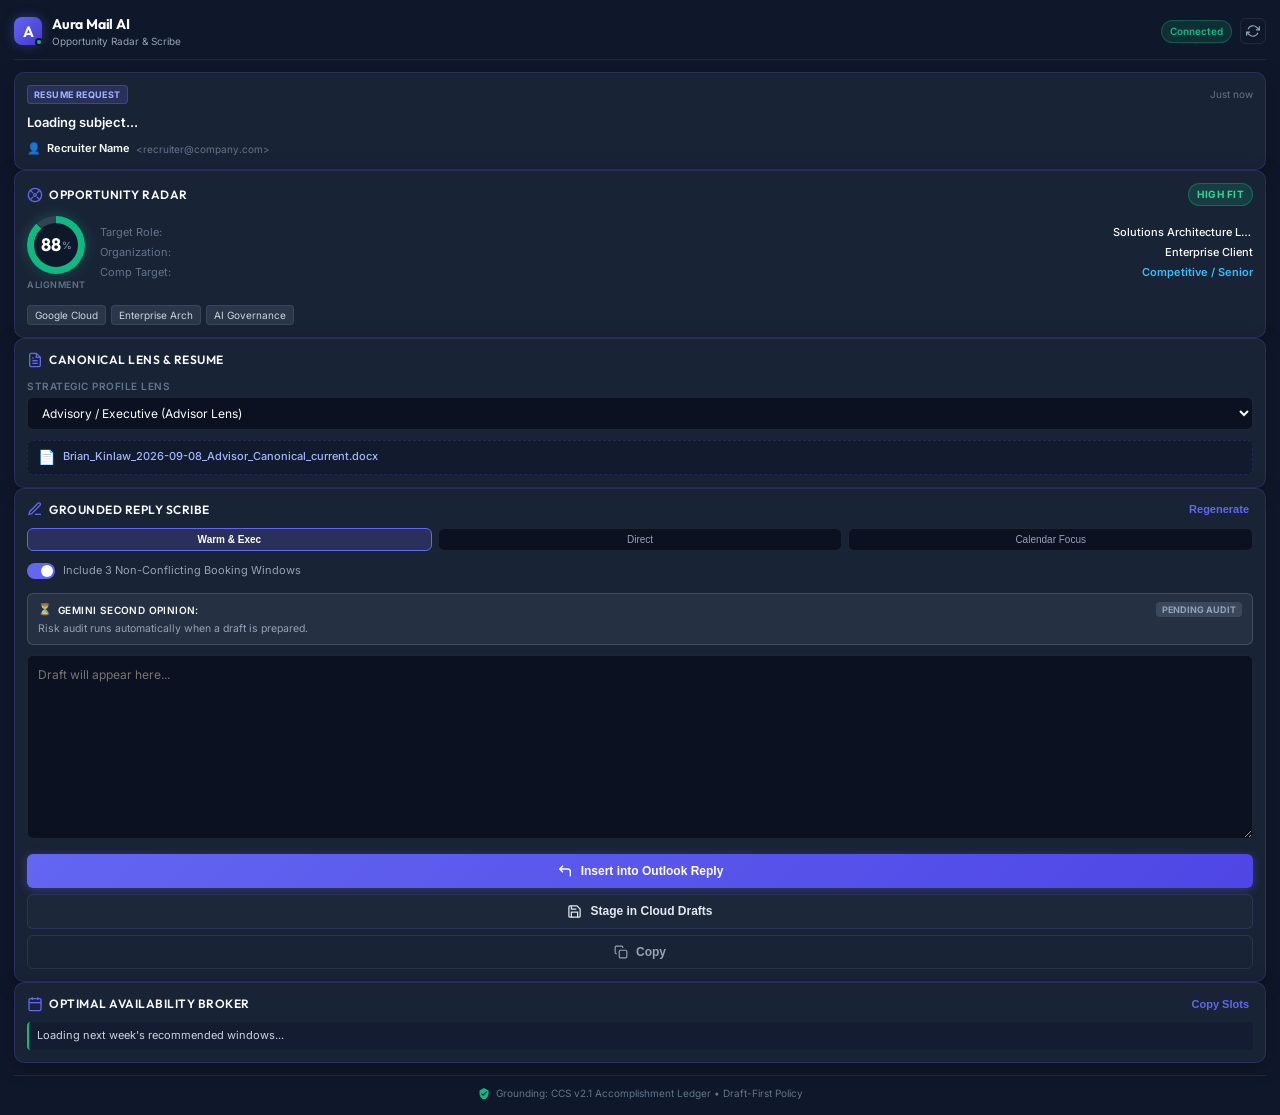
<file: frontend/add-in/taskpane.html>
<!DOCTYPE html>
<html lang="en">
<head>
    <meta charset="UTF-8">
    <meta name="viewport" content="width=device-width, initial-scale=1.0">
    <title>Aura Mail AI — Opportunity Radar & Scribe</title>
    <!-- Office.js library -->
    <script src="https://appsforoffice.microsoft.com/lib/1/hosted/office.js"></script>
    <!-- Google Fonts -->
    <link rel="preconnect" href="https://fonts.googleapis.com">
    <link rel="preconnect" href="https://fonts.gstatic.com" crossorigin>
    <link href="https://fonts.googleapis.com/css2?family=Inter:wght@300;400;500;600;700&family=Outfit:wght@500;600;700&display=swap" rel="stylesheet">
    <link rel="stylesheet" href="taskpane.css">
</head>
<body class="aura-taskpane">
    <div class="taskpane-container">
        <!-- Header -->
        <header class="aura-header">
            <div class="brand-group">
                <div class="brand-logo-wrapper">
                    <div class="brand-logo">A</div>
                    <div class="pulse-indicator"></div>
                </div>
                <div class="brand-text">
                    <h1>Aura Mail AI</h1>
                    <span class="brand-sub">Opportunity Radar &amp; Scribe</span>
                </div>
            </div>
            <div class="header-actions">
                <span class="status-pill live" id="connectionStatus">Connected</span>
                <button id="btnRescan" class="btn-icon" title="Rescan Email">
                    <svg width="14" height="14" viewBox="0 0 24 24" fill="none" stroke="currentColor" stroke-width="2">
                        <path d="M23 4v6h-6M1 20v-6h6"/>
                        <path d="M3.51 9a9 9 0 0 1 14.85-3.36L23 10M1 14l4.64 4.36A9 9 0 0 0 20.49 15"/>
                    </svg>
                </button>
            </div>
        </header>

        <!-- Loading State -->
        <div id="loadingView" class="loading-state hidden">
            <div class="spinner"></div>
            <p id="loadingMessage">Analyzing opportunity radar signals...</p>
        </div>

        <!-- Main Content -->
        <main id="mainView" class="taskpane-content">
            <!-- Active Email Context Card -->
            <section class="card context-card" id="contextSection">
                <div class="context-meta">
                    <span class="badge" id="categoryBadge">RESUME REQUEST</span>
                    <span class="timestamp" id="emailTime">Just now</span>
                </div>
                <h2 class="email-subject" id="emailSubject">Loading subject...</h2>
                <div class="sender-info">
                    <span class="sender-icon">👤</span>
                    <span class="sender-name" id="senderName">Recruiter Name</span>
                    <span class="sender-email" id="senderEmail">&lt;recruiter@company.com&gt;</span>
                </div>
            </section>

            <!-- Opportunity Radar Score Card -->
            <section class="card radar-card" id="radarSection">
                <div class="card-header">
                    <div class="section-title">
                        <svg width="16" height="16" viewBox="0 0 24 24" fill="none" stroke="currentColor" stroke-width="2">
                            <circle cx="12" cy="12" r="10"/>
                            <path d="m4.93 4.93 4.24 4.24M14.83 9.17l4.24-4.24M14.83 14.83l4.24 4.24M9.17 14.83l-4.24 4.24"/>
                            <circle cx="12" cy="12" r="2"/>
                        </svg>
                        <span>Opportunity Radar</span>
                    </div>
                    <span class="fit-tier-badge high" id="fitTierBadge">HIGH FIT</span>
                </div>

                <div class="radar-metrics">
                    <div class="score-circle-container">
                        <div class="score-circle" id="scoreCircle">
                            <span class="score-val" id="fitScoreVal">88</span>
                            <span class="score-pct">%</span>
                        </div>
                        <span class="score-label">Alignment</span>
                    </div>
                    <div class="radar-details">
                        <div class="detail-row">
                            <span class="label">Target Role:</span>
                            <strong class="value" id="detectedRole">Solutions Architecture Lead</strong>
                        </div>
                        <div class="detail-row">
                            <span class="label">Organization:</span>
                            <strong class="value" id="detectedCompany">Enterprise Client</strong>
                        </div>
                        <div class="detail-row" id="salaryRow">
                            <span class="label">Comp Target:</span>
                            <strong class="value highlight" id="detectedSalary">Competitive / Senior</strong>
                        </div>
                    </div>
                </div>

                <!-- Matched Alignment Signals -->
                <div class="signal-tags" id="signalTagsContainer">
                    <span class="tag">Google Cloud</span>
                    <span class="tag">Enterprise Arch</span>
                    <span class="tag">AI Governance</span>
                </div>
            </section>

            <!-- Canonical Resume Lens Selection -->
            <section class="card lens-card">
                <div class="card-header">
                    <div class="section-title">
                        <svg width="16" height="16" viewBox="0 0 24 24" fill="none" stroke="currentColor" stroke-width="2">
                            <path d="M14 2H6a2 2 0 0 0-2 2v16a2 2 0 0 0 2 2h12a2 2 0 0 0 2-2V8z"/>
                            <polyline points="14 2 14 8 20 8"/>
                            <line x1="16" y1="13" x2="8" y2="13"/>
                            <line x1="16" y1="17" x2="8" y2="17"/>
                            <polyline points="10 9 9 9 8 9"/>
                        </svg>
                        <span>Canonical Lens &amp; Resume</span>
                    </div>
                </div>
                <div class="lens-selector-group">
                    <label for="lensSelect" class="input-label">Strategic Profile Lens</label>
                    <select id="lensSelect" class="form-select">
                        <option value="Advisor" selected>Advisory / Executive (Advisor Lens)</option>
                        <option value="SME">Technical SME &amp; Cloud Architecture</option>
                        <option value="Leadership">VP / Director of Architecture</option>
                        <option value="Consulting">Enterprise Solutions Practice Lead</option>
                    </select>
                </div>
                <div class="active-resume-badge" id="activeResumeBadge">
                    <span class="file-icon">📄</span>
                    <span class="file-name" id="activeResumeFilename">Brian_Kinlaw_2026-09-08_Advisor_Canonical_current.docx</span>
                </div>
            </section>

            <!-- Response Scribe Card -->
            <section class="card scribe-card">
                <div class="card-header">
                    <div class="section-title">
                        <svg width="16" height="16" viewBox="0 0 24 24" fill="none" stroke="currentColor" stroke-width="2">
                            <path d="M12 20h9"/>
                            <path d="M16.5 3.5a2.121 2.121 0 0 1 3 3L7 19l-4 1 1-4L16.5 3.5z"/>
                        </svg>
                        <span>Grounded Reply Scribe</span>
                    </div>
                    <button id="btnRegenerate" class="btn-text">Regenerate</button>
                </div>

                <div class="scribe-controls">
                    <div class="tone-picker">
                        <button class="btn-tone active" data-tone="Professional & Warm">Warm &amp; Exec</button>
                        <button class="btn-tone" data-tone="Direct & Executive">Direct</button>
                        <button class="btn-tone" data-tone="Availability Focused">Calendar Focus</button>
                    </div>

                    <div class="availability-toggle-row">
                        <label class="toggle-switch">
                            <input type="checkbox" id="chkIncludeAvailability" checked>
                            <span class="toggle-slider"></span>
                        </label>
                        <span class="toggle-label">Include 3 Non-Conflicting Booking Windows</span>
                    </div>
                </div>

                <!-- Gemini Second Opinion / Risk Sentinel Banner -->
                <div class="risk-sentinel-banner pending" id="riskSentinelBanner">
                    <div class="sentinel-header">
                        <span class="sentinel-icon" id="sentinelIcon">⏳</span>
                        <span class="sentinel-title">Gemini Second Opinion:</span>
                        <span class="sentinel-status-badge pending" id="sentinelStatusBadge">PENDING AUDIT</span>
                    </div>
                    <p class="sentinel-summary" id="sentinelSummary">
                        Risk audit runs automatically when a draft is prepared.
                    </p>
                </div>

                <!-- Draft Text Box -->
                <div class="draft-container">
                    <textarea id="draftReplyText" class="draft-textarea" rows="9" placeholder="Draft will appear here..."></textarea>
                </div>

                <!-- 1-Click Action Buttons -->
                <div class="action-buttons-grid">
                    <button id="btnInsertReply" class="btn-primary" title="Insert directly into active Outlook reply window">
                        <svg width="16" height="16" viewBox="0 0 24 24" fill="none" stroke="currentColor" stroke-width="2">
                            <polyline points="9 14 4 9 9 4"/>
                            <path d="M20 20v-7a4 4 0 0 0-4-4H4"/>
                        </svg>
                        <span>Insert into Outlook Reply</span>
                    </button>
                    <button id="btnStageDraft" class="btn-secondary" title="Save draft in your Cloud Mailbox with resume attached">
                        <svg width="15" height="15" viewBox="0 0 24 24" fill="none" stroke="currentColor" stroke-width="2">
                            <path d="M19 21H5a2 2 0 0 1-2-2V5a2 2 0 0 1 2-2h11l5 5v11a2 2 0 0 1-2 2z"/>
                            <polyline points="17 21 17 13 7 13 7 21"/>
                            <polyline points="7 3 7 8 15 8"/>
                        </svg>
                        <span>Stage in Cloud Drafts</span>
                    </button>
                    <button id="btnCopyClipboard" class="btn-tertiary" title="Copy reply to clipboard">
                        <svg width="14" height="14" viewBox="0 0 24 24" fill="none" stroke="currentColor" stroke-width="2">
                            <rect x="9" y="9" width="13" height="13" rx="2" ry="2"/>
                            <path d="M5 15H4a2 2 0 0 1-2-2V4a2 2 0 0 1 2-2h9a2 2 0 0 1 2 2v1"/>
                        </svg>
                        <span>Copy</span>
                    </button>
                </div>
            </section>

            <!-- Calendar Availability Quick Peek -->
            <section class="card calendar-card">
                <div class="card-header">
                    <div class="section-title">
                        <svg width="16" height="16" viewBox="0 0 24 24" fill="none" stroke="currentColor" stroke-width="2">
                            <rect x="3" y="4" width="18" height="18" rx="2" ry="2"/>
                            <line x1="16" y1="2" x2="16" y2="6"/>
                            <line x1="8" y1="2" x2="8" y2="6"/>
                            <line x1="3" y1="10" x2="21" y2="10"/>
                        </svg>
                        <span>Optimal Availability Broker</span>
                    </div>
                    <button id="btnCopySlots" class="btn-text">Copy Slots</button>
                </div>
                <ul class="slots-list" id="slotsList">
                    <li class="slot-item">Loading next week's recommended windows...</li>
                </ul>
            </section>
        </main>

        <!-- Toast Notification -->
        <div id="toast" class="toast hidden">
            <span id="toastMessage">Success!</span>
        </div>

        <!-- Grounding Footer -->
        <footer class="aura-footer">
            <div class="footer-guarantee">
                <svg width="12" height="12" viewBox="0 0 24 24" fill="currentColor">
                    <path d="M12 2L3 7v6c0 5.55 3.84 10.74 9 12 5.16-1.26 9-6.45 9-12V7l-9-5zm-2 16l-4-4 1.41-1.41L10 15.17l6.59-6.59L18 10l-8 8z"/>
                </svg>
                <span>Grounding: CCS v2.1 Accomplishment Ledger &bull; Draft-First Policy</span>
            </div>
        </footer>
    </div>

    <script src="taskpane.js"></script>
</body>
</html>
</file>
<file: frontend/add-in/taskpane.css>
/* Aura Mail AI - Outlook Taskpane Stylesheet */
:root {
    --bg-primary: #0f172a;
    --bg-card: rgba(30, 41, 59, 0.75);
    --bg-card-hover: rgba(51, 65, 85, 0.85);
    --bg-input: #0b1120;
    --border-color: rgba(99, 102, 241, 0.2);
    --border-subtle: rgba(255, 255, 255, 0.08);
    --accent-indigo: #6366f1;
    --accent-indigo-hover: #4f46e5;
    --accent-glow: rgba(99, 102, 241, 0.35);
    --accent-emerald: #10b981;
    --accent-amber: #f59e0b;
    --text-main: #f8fafc;
    --text-muted: #94a3b8;
    --text-subtle: #64748b;
    --radius-sm: 6px;
    --radius-md: 10px;
    --radius-lg: 14px;
    --font-sans: 'Inter', -apple-system, BlinkMacSystemFont, sans-serif;
    --font-heading: 'Outfit', 'Inter', sans-serif;
}

* {
    box-sizing: border-box;
    margin: 0;
    padding: 0;
}

body.aura-taskpane {
    background-color: var(--bg-primary);
    color: var(--text-main);
    font-family: var(--font-sans);
    font-size: 13px;
    line-height: 1.45;
    width: 100%;
    min-height: 100vh;
    overflow-x: hidden;
    overflow-y: auto;
    -webkit-font-smoothing: antialiased;
}

.taskpane-container {
    display: flex;
    flex-direction: column;
    min-height: 100vh;
    padding: 14px;
    gap: 12px;
}

/* Header */
.aura-header {
    display: flex;
    align-items: center;
    justify-content: space-between;
    padding-bottom: 10px;
    border-bottom: 1px solid var(--border-subtle);
}

.brand-group {
    display: flex;
    align-items: center;
    gap: 10px;
}

.brand-logo-wrapper {
    position: relative;
    width: 28px;
    height: 28px;
}

.brand-logo {
    width: 28px;
    height: 28px;
    background: linear-gradient(135deg, #6366f1 0%, #4338ca 100%);
    border-radius: 8px;
    display: flex;
    align-items: center;
    justify-content: center;
    font-family: var(--font-heading);
    font-weight: 700;
    font-size: 15px;
    color: #fff;
    box-shadow: 0 0 12px var(--accent-glow);
}

.pulse-indicator {
    position: absolute;
    bottom: -1px;
    right: -1px;
    width: 8px;
    height: 8px;
    background-color: var(--accent-emerald);
    border-radius: 50%;
    border: 2px solid var(--bg-primary);
    animation: pulse 2s infinite;
}

@keyframes pulse {
    0%, 100% { transform: scale(1); opacity: 1; }
    50% { transform: scale(1.2); opacity: 0.8; }
}

.brand-text h1 {
    font-family: var(--font-heading);
    font-size: 14px;
    font-weight: 700;
    color: var(--text-main);
    letter-spacing: -0.2px;
}

.brand-sub {
    font-size: 10px;
    color: var(--text-muted);
    display: block;
}

.header-actions {
    display: flex;
    align-items: center;
    gap: 8px;
}

.status-pill {
    font-size: 10px;
    font-weight: 600;
    padding: 3px 8px;
    border-radius: 20px;
    background: rgba(16, 185, 129, 0.15);
    color: var(--accent-emerald);
    border: 1px solid rgba(16, 185, 129, 0.3);
}

.btn-icon {
    background: transparent;
    border: 1px solid var(--border-subtle);
    color: var(--text-muted);
    border-radius: var(--radius-sm);
    width: 26px;
    height: 26px;
    display: flex;
    align-items: center;
    justify-content: center;
    cursor: pointer;
    transition: all 0.2s ease;
}

.btn-icon:hover {
    background: var(--bg-card-hover);
    color: var(--text-main);
    border-color: var(--border-color);
}

/* Card General */
.card {
    background: var(--bg-card);
    backdrop-filter: blur(12px);
    -webkit-backdrop-filter: blur(12px);
    border: 1px solid var(--border-color);
    border-radius: var(--radius-md);
    padding: 12px;
    display: flex;
    flex-direction: column;
    gap: 10px;
    box-shadow: 0 4px 20px rgba(0, 0, 0, 0.25);
}

.card-header {
    display: flex;
    align-items: center;
    justify-content: space-between;
}

.section-title {
    display: flex;
    align-items: center;
    gap: 6px;
    font-family: var(--font-heading);
    font-size: 12px;
    font-weight: 600;
    color: var(--text-main);
    text-transform: uppercase;
    letter-spacing: 0.5px;
}

.section-title svg {
    color: var(--accent-indigo);
}

/* Context Card */
.context-meta {
    display: flex;
    align-items: center;
    justify-content: space-between;
}

.badge {
    font-size: 9px;
    font-weight: 700;
    padding: 2px 6px;
    border-radius: 4px;
    background: rgba(99, 102, 241, 0.2);
    color: #a5b4fc;
    border: 1px solid rgba(99, 102, 241, 0.4);
    letter-spacing: 0.4px;
}

.timestamp {
    font-size: 10px;
    color: var(--text-subtle);
}

.email-subject {
    font-size: 13px;
    font-weight: 600;
    color: var(--text-main);
    line-height: 1.35;
    word-break: break-word;
}

.sender-info {
    display: flex;
    align-items: center;
    gap: 6px;
    font-size: 11px;
    color: var(--text-muted);
    overflow: hidden;
    white-space: nowrap;
    text-overflow: ellipsis;
}

.sender-name {
    font-weight: 600;
    color: var(--text-main);
}

.sender-email {
    color: var(--text-subtle);
    font-size: 10px;
}

/* Opportunity Radar Card */
.radar-metrics {
    display: flex;
    align-items: center;
    gap: 14px;
}

.score-circle-container {
    display: flex;
    flex-direction: column;
    align-items: center;
    gap: 4px;
}

.score-circle {
    width: 58px;
    height: 58px;
    border-radius: 50%;
    background: conic-gradient(#10b981 0% 88%, #334155 88% 100%);
    display: flex;
    align-items: center;
    justify-content: center;
    position: relative;
    box-shadow: 0 0 14px rgba(16, 185, 129, 0.3);
}

.score-circle::before {
    content: '';
    position: absolute;
    width: 44px;
    height: 44px;
    border-radius: 50%;
    background: #0f172a;
}

.score-val {
    position: relative;
    font-family: var(--font-heading);
    font-size: 18px;
    font-weight: 700;
    color: #fff;
}

.score-pct {
    position: relative;
    font-size: 10px;
    color: var(--text-muted);
    margin-left: 1px;
}

.score-label {
    font-size: 9px;
    text-transform: uppercase;
    color: var(--text-subtle);
    letter-spacing: 0.5px;
    font-weight: 600;
}

.fit-tier-badge {
    font-size: 10px;
    font-weight: 700;
    padding: 3px 8px;
    border-radius: 20px;
    letter-spacing: 0.5px;
}

.fit-tier-badge.high {
    background: rgba(16, 185, 129, 0.18);
    color: #34d399;
    border: 1px solid rgba(16, 185, 129, 0.35);
}

.fit-tier-badge.medium {
    background: rgba(245, 158, 11, 0.18);
    color: #fbbf24;
    border: 1px solid rgba(245, 158, 11, 0.35);
}

.fit-tier-badge.low {
    background: rgba(239, 68, 68, 0.18);
    color: #f87171;
    border: 1px solid rgba(239, 68, 68, 0.35);
}

.radar-details {
    display: flex;
    flex-direction: column;
    gap: 4px;
    flex: 1;
}

.detail-row {
    display: flex;
    align-items: baseline;
    justify-content: space-between;
    font-size: 11px;
}

.detail-row .label {
    color: var(--text-subtle);
}

.detail-row .value {
    color: var(--text-main);
    font-weight: 500;
    text-align: right;
    max-width: 140px;
    overflow: hidden;
    text-overflow: ellipsis;
    white-space: nowrap;
}

.detail-row .highlight {
    color: #38bdf8;
    font-weight: 600;
}

.signal-tags {
    display: flex;
    flex-wrap: wrap;
    gap: 5px;
    margin-top: 4px;
}

.signal-tags .tag {
    font-size: 10px;
    padding: 2px 7px;
    border-radius: 4px;
    background: rgba(51, 65, 85, 0.7);
    color: #cbd5e1;
    border: 1px solid var(--border-subtle);
}

/* Lens Card */
.lens-selector-group {
    display: flex;
    flex-direction: column;
    gap: 4px;
}

.input-label {
    font-size: 10px;
    color: var(--text-subtle);
    text-transform: uppercase;
    letter-spacing: 0.5px;
    font-weight: 600;
}

.form-select {
    width: 100%;
    background: var(--bg-input);
    border: 1px solid var(--border-subtle);
    border-radius: var(--radius-sm);
    color: var(--text-main);
    padding: 7px 10px;
    font-size: 12px;
    font-family: var(--font-sans);
    outline: none;
    cursor: pointer;
    transition: border-color 0.2s;
}

.form-select:focus {
    border-color: var(--accent-indigo);
}

.active-resume-badge {
    display: flex;
    align-items: center;
    gap: 8px;
    background: rgba(15, 23, 42, 0.6);
    border: 1px dashed var(--border-color);
    padding: 6px 10px;
    border-radius: var(--radius-sm);
}

.file-icon {
    font-size: 14px;
}

.file-name {
    font-size: 11px;
    color: #a5b4fc;
    font-weight: 500;
    overflow: hidden;
    text-overflow: ellipsis;
    white-space: nowrap;
}

/* Scribe Card */
.btn-text {
    background: none;
    border: none;
    color: var(--accent-indigo);
    font-size: 11px;
    font-weight: 600;
    cursor: pointer;
    padding: 2px 4px;
}

.btn-text:hover {
    color: #a5b4fc;
    text-decoration: underline;
}

.scribe-controls {
    display: flex;
    flex-direction: column;
    gap: 8px;
}

.tone-picker {
    display: flex;
    gap: 6px;
}

.btn-tone {
    flex: 1;
    background: var(--bg-input);
    border: 1px solid var(--border-subtle);
    color: var(--text-muted);
    padding: 5px 6px;
    border-radius: var(--radius-sm);
    font-size: 10px;
    font-weight: 500;
    cursor: pointer;
    transition: all 0.2s;
    text-align: center;
}

.btn-tone.active {
    background: rgba(99, 102, 241, 0.2);
    color: #fff;
    border-color: var(--accent-indigo);
    font-weight: 600;
}

.availability-toggle-row {
    display: flex;
    align-items: center;
    gap: 8px;
    padding: 4px 0;
}

.toggle-switch {
    position: relative;
    display: inline-block;
    width: 28px;
    height: 16px;
}

.toggle-switch input {
    opacity: 0;
    width: 0;
    height: 0;
}

.toggle-slider {
    position: absolute;
    cursor: pointer;
    top: 0;
    left: 0;
    right: 0;
    bottom: 0;
    background-color: #334155;
    transition: .3s;
    border-radius: 16px;
}

.toggle-slider:before {
    position: absolute;
    content: "";
    height: 12px;
    width: 12px;
    left: 2px;
    bottom: 2px;
    background-color: white;
    transition: .3s;
    border-radius: 50%;
}

input:checked + .toggle-slider {
    background-color: var(--accent-indigo);
}

input:checked + .toggle-slider:before {
    transform: translateX(12px);
}

.toggle-label {
    font-size: 11px;
    color: var(--text-muted);
}

/* Gemini Second Opinion / Risk Sentinel Banner */
.risk-sentinel-banner {
    display: flex;
    flex-direction: column;
    gap: 4px;
    padding: 8px 10px;
    border-radius: var(--radius-sm);
    font-size: 11px;
    transition: all 0.3s ease;
}

.risk-sentinel-banner.safe {
    background: rgba(16, 185, 129, 0.12);
    border: 1px solid rgba(16, 185, 129, 0.3);
}

.risk-sentinel-banner.caution {
    background: rgba(245, 158, 11, 0.15);
    border: 1px solid rgba(245, 158, 11, 0.4);
}

.risk-sentinel-banner.high-risk {
    background: rgba(239, 68, 68, 0.15);
    border: 1px solid rgba(239, 68, 68, 0.4);
}

.risk-sentinel-banner.pending {
    background: rgba(148, 163, 184, 0.1);
    border: 1px solid rgba(148, 163, 184, 0.25);
}

.risk-sentinel-banner.unavailable {
    background: rgba(148, 163, 184, 0.15);
    border: 1px solid rgba(148, 163, 184, 0.35);
}

.sentinel-header {
    display: flex;
    align-items: center;
    gap: 6px;
}

.sentinel-title {
    font-weight: 600;
    color: var(--text-main);
    font-size: 10px;
    text-transform: uppercase;
    letter-spacing: 0.4px;
}

.sentinel-status-badge {
    font-size: 9px;
    font-weight: 700;
    padding: 1px 6px;
    border-radius: 4px;
    margin-left: auto;
}

.sentinel-status-badge.safe {
    background: rgba(16, 185, 129, 0.2);
    color: #34d399;
}

.sentinel-status-badge.caution {
    background: rgba(245, 158, 11, 0.25);
    color: #fbbf24;
}

.sentinel-status-badge.high-risk {
    background: rgba(239, 68, 68, 0.25);
    color: #f87171;
}

.sentinel-status-badge.pending {
    background: rgba(148, 163, 184, 0.2);
    color: #94a3b8;
}

.sentinel-status-badge.unavailable {
    background: rgba(148, 163, 184, 0.25);
    color: #cbd5e1;
}

.sentinel-summary {
    color: var(--text-muted);
    font-size: 10.5px;
    line-height: 1.35;
}

.draft-textarea {
    width: 100%;
    background: var(--bg-input);
    border: 1px solid var(--border-subtle);
    border-radius: var(--radius-sm);
    color: #f1f5f9;
    font-family: var(--font-sans);
    font-size: 12px;
    line-height: 1.5;
    padding: 10px;
    resize: vertical;
    outline: none;
    transition: border-color 0.2s;
}

.draft-textarea:focus {
    border-color: var(--accent-indigo);
}

/* Action Buttons */
.action-buttons-grid {
    display: grid;
    grid-template-columns: 1fr;
    gap: 6px;
}

.btn-primary, .btn-secondary, .btn-tertiary {
    display: flex;
    align-items: center;
    justify-content: center;
    gap: 8px;
    padding: 9px 12px;
    border-radius: var(--radius-sm);
    font-size: 12px;
    font-weight: 600;
    cursor: pointer;
    transition: all 0.2s ease;
    border: none;
    outline: none;
}

.btn-primary {
    background: linear-gradient(135deg, #6366f1 0%, #4f46e5 100%);
    color: #ffffff;
    box-shadow: 0 2px 10px var(--accent-glow);
}

.btn-primary:hover {
    background: linear-gradient(135deg, #4f46e5 0%, #4338ca 100%);
    transform: translateY(-1px);
    box-shadow: 0 4px 14px var(--accent-glow);
}

.btn-secondary {
    background: rgba(30, 41, 59, 0.9);
    border: 1px solid var(--border-color);
    color: #e2e8f0;
}

.btn-secondary:hover {
    background: rgba(51, 65, 85, 0.9);
    color: #ffffff;
}

.btn-tertiary {
    background: transparent;
    border: 1px solid var(--border-subtle);
    color: var(--text-muted);
}

.btn-tertiary:hover {
    background: rgba(255, 255, 255, 0.05);
    color: var(--text-main);
}

/* Calendar Card */
.slots-list {
    list-style: none;
    display: flex;
    flex-direction: column;
    gap: 5px;
}

.slot-item {
    font-size: 11px;
    color: #cbd5e1;
    background: rgba(15, 23, 42, 0.5);
    padding: 6px 8px;
    border-radius: 4px;
    border-left: 2px solid var(--accent-emerald);
}

/* Toast */
.toast {
    position: fixed;
    bottom: 20px;
    left: 50%;
    transform: translateX(-50%);
    background: #1e293b;
    border: 1px solid var(--accent-emerald);
    color: #fff;
    padding: 8px 16px;
    border-radius: 20px;
    font-size: 11px;
    font-weight: 600;
    box-shadow: 0 4px 16px rgba(0, 0, 0, 0.5);
    z-index: 100;
    transition: opacity 0.3s;
}

.toast.hidden {
    opacity: 0;
    pointer-events: none;
}

/* Loading */
.loading-state {
    display: flex;
    flex-direction: column;
    align-items: center;
    justify-content: center;
    padding: 40px 10px;
    gap: 12px;
    color: var(--text-muted);
}

.loading-state.hidden {
    display: none;
}

.spinner {
    width: 28px;
    height: 28px;
    border: 3px solid rgba(99, 102, 241, 0.2);
    border-top-color: var(--accent-indigo);
    border-radius: 50%;
    animation: spin 0.8s linear infinite;
}

@keyframes spin {
    to { transform: rotate(360deg); }
}

/* Footer */
.aura-footer {
    margin-top: auto;
    padding-top: 10px;
    border-top: 1px solid var(--border-subtle);
}

.footer-guarantee {
    display: flex;
    align-items: center;
    justify-content: center;
    gap: 6px;
    font-size: 10px;
    color: var(--text-subtle);
}

.footer-guarantee svg {
    color: var(--accent-emerald);
    flex-shrink: 0;
}
</file>
